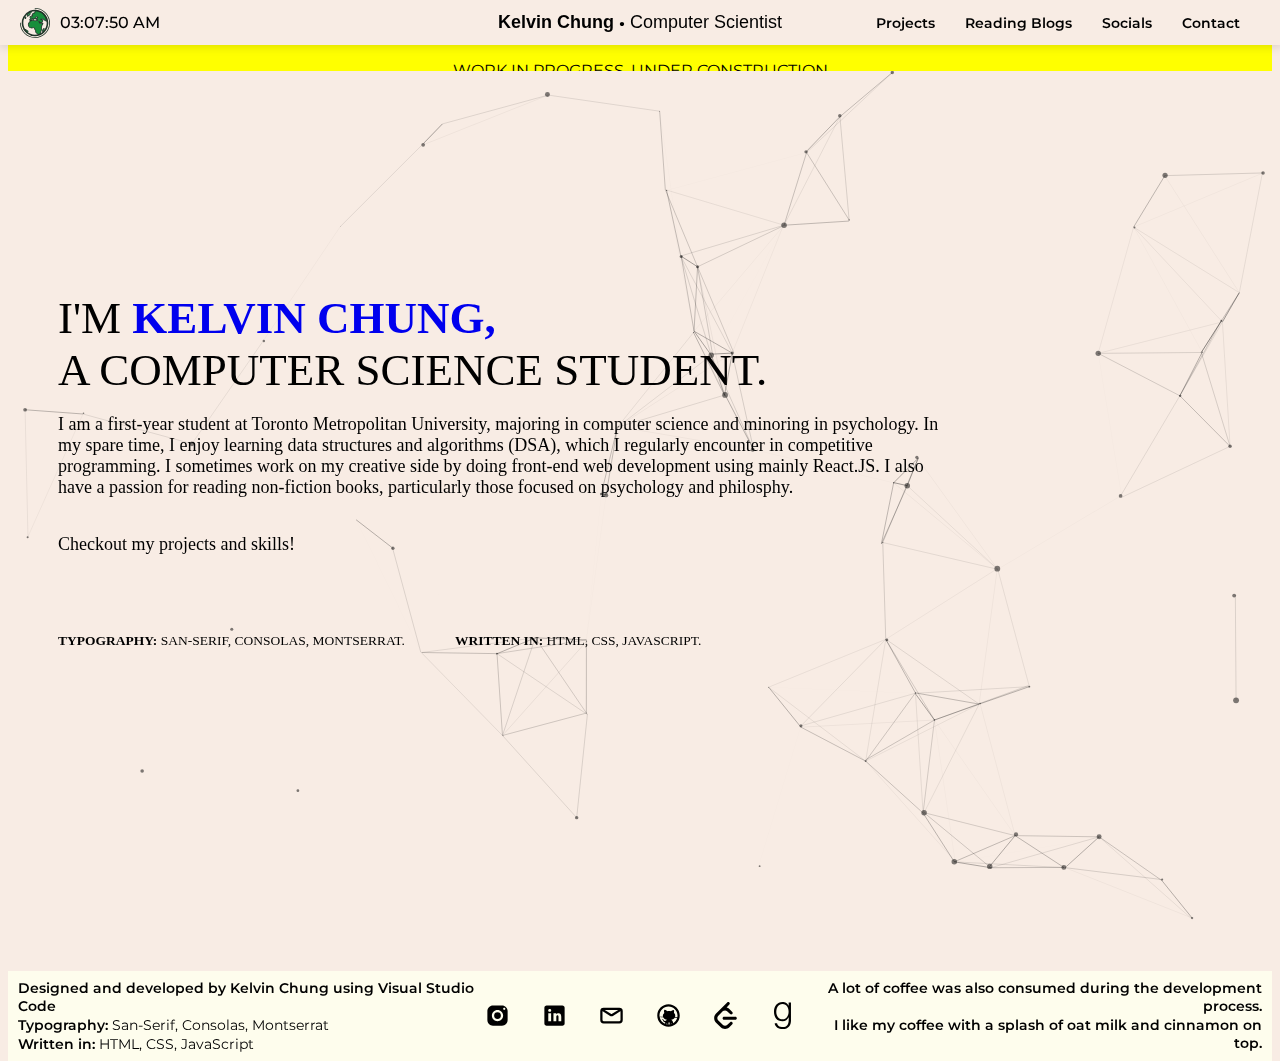
<file: index.html>
<!DOCTYPE html>
<html>

    <head>
        <link rel="stylesheet" href="./styles/main.css">
        <link rel="stylesheet" href="./styles/top-bar.css">
        <link rel="stylesheet" href="./styles/title-page.css">
        <link rel="stylesheet" href="./styles/bottom-bar.css">


        <link rel="preconnect" href="https://fonts.googleapis.com">
        <link rel="preconnect" href="https://fonts.gstatic.com" crossorigin>
        <link
            href="https://fonts.googleapis.com/css2?family=Kalnia+Glaze:wght@100..700&family=Montserrat:ital,wght@0,100..900;1,100..900&family=Roboto:ital,wght@0,100;0,300;0,400;0,500;0,700;0,900;1,100;1,300;1,400;1,500;1,700;1,900&display=swap"
            rel="stylesheet">

        <script src="./script/buttons.js" defer></script>


        <title>Kelvin Chung | Computer Scientist</title>
        <link rel = "icon" href = "./icons/coffee.svg">
    </head>

    <body>
        <div class="top-bar">
            <div class="left-section">
                <img class="earth-icon" src="icons/earth.svg">
                <p class="left-clock-text">12:00 AM</p>
            </div>
            <div class="middle-section">
                <button class="middle-home-button" onclick= "to_page('index')"">
                    <span style="font-weight: bold; background-color: transparent;"> Kelvin Chung </span>
                    &#128900 Computer Scientist
                </button>
            </div>
            <div class="right-section">
                <button class="project-button"> Projects </button>
                <button class="reading-button" onclick="to_page('reading-blogs')"> Reading Blogs </button>
                <button class="social-button"  onclick="to_page('socials')"> Socials </button>
                <button class="contact-button"> Contact </button>
            </div>
        </div>


        <div class = "wip-bar">
            <p> WORK IN PROGRESS, UNDER CONSTRUCTION</p>
        </div>
        
        <div class="container">
            <div id="particles-js" style="background-color: #f8ece4; ">

                <div class = "slides" style="background: none;">

                    <h1 class="header-text" style="margin-top: -100px">
                        I'M
                        <a class="title-name-text" target="_blank"
                            href="https://www.linkedin.com/in/kelvin-chung-536720245/">
                            KELVIN CHUNG,
                        </a>
                    </h1>

                    <h1 class="header-text" style="display: inline-block;">
                        A COMPUTER SCIENCE STUDENT.
                    </h1>
                    
                    <div style="display: flex; flex-direction: column; max-width: max-content;">
                        <p class="introduction-text">
                            I am a first-year student at Toronto Metropolitan University, majoring in computer science
                            and minoring in psychology.

                            In my spare time, I enjoy learning data structures and algorithms (DSA), which I regularly
                            encounter in competitive programming. I sometimes work on my creative side by doing front-end
                            web development using mainly React.JS. 

                            I also have a passion for reading non-fiction books, particularly those focused on psychology and philosphy.
                            
                        </p>
                        
                        <p class="introduction-text">
                            Checkout my projects and skills!
                        </p>

                    </div>

                    <div style = "display: flex; margin-top: 60px; background-color: transparent;">
                        <p class="fine-typography-text">
                            <strong>TYPOGRAPHY:</strong> SAN-SERIF, CONSOLAS, MONTSERRAT.
                        </p>
                        <p class="fine-typography-text">
                            <strong>WRITTEN IN:</strong> HTML, CSS, JAVASCRIPT.
                        </p>
                    </div>
            
                </div>

            </div>

            <div class="slides" style="background-color: #FEFDED; height: 10vh">
                <div class = "bottom-bar">
                    <div class = "bottom-left-section">
                        <p class = "bottom-left-text" style = "font-weight: 600;"> Designed and developed by Kelvin Chung using Visual Studio Code</p>
                        <p class = "bottom-left-text"> <strong>Typography:</strong> San-Serif, Consolas, Montserrat</p>
                        <p class = "bottom-left-text"> <strong>Written in:</strong> HTML, CSS, JavaScript</p>
                    </div>

                    <div class = "bottom-middle-section">
                        <img class = "social-icons" src = "icons/instagram.svg">
                        <img class = "social-icons" src = "icons/linkedin.svg">
                        <img class = "social-icons" src = "icons/email.svg">
                        <img class = "social-icons" src = "icons/github.svg">
                        <img class = "social-icons" src = "icons/leetcode.svg">
                        <img class = "social-icons" src = "icons/goodreads.svg">

                    </div>

                    <div class = "bottom-right-section">
                        <p class = "bottom-right-text"> A lot of coffee was also consumed during the development process. </p>
                        <p class = "bottom-right-text"> I like my coffee with a splash of oat milk and cinnamon on top.</p>  
                    </div>

                </div>
            </div>

        </div>

        <script src="./particles/particles.js"></script>
        <script src="./particles/app.js"></script>
        <script src="./script/time.js"> </script>
    </body>

</html>
</file>
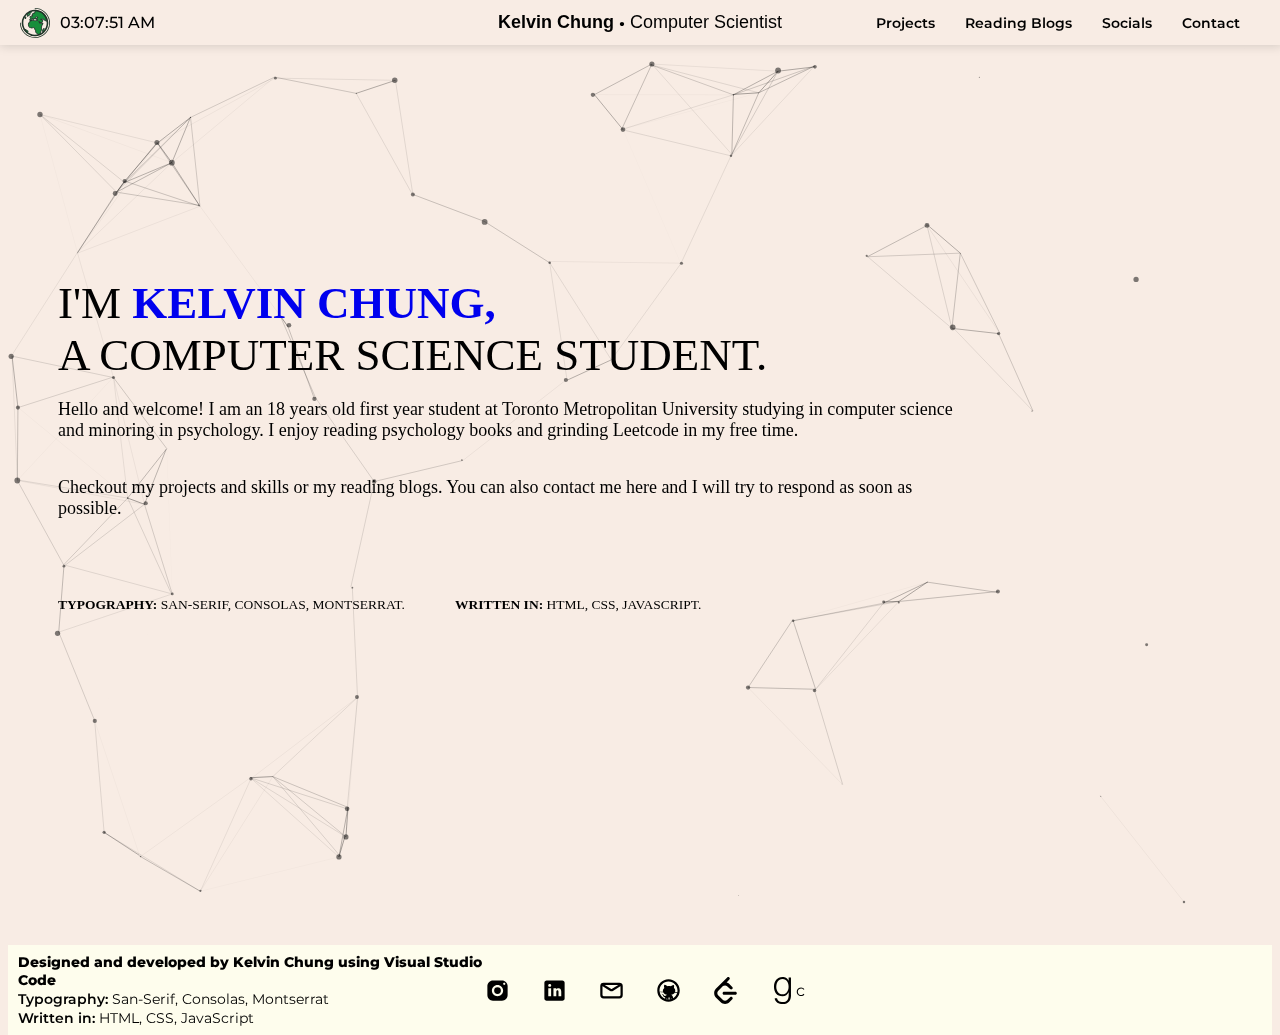
<file: main.html>
<!DOCTYPE html>
<html>

    <head>
        <link rel="stylesheet" href="styles/main.css">
        <link rel="stylesheet" href="styles/top-bar.css">
        <link rel="stylesheet" href="styles/title-page.css">
        <link rel="stylesheet" href="styles/bottom-bar.css">
        <title>testing website</title>

        <link rel="preconnect" href="https://fonts.googleapis.com">
        <link rel="preconnect" href="https://fonts.gstatic.com" crossorigin>
        <link
            href="https://fonts.googleapis.com/css2?family=Kalnia+Glaze:wght@100..700&family=Montserrat:ital,wght@0,100..900;1,100..900&family=Roboto:ital,wght@0,100;0,300;0,400;0,500;0,700;0,900;1,100;1,300;1,400;1,500;1,700;1,900&display=swap"
            rel="stylesheet">


        <script>
            function go_home(){
                console.log("test");
                window.location.href = "main.html";
            }

            function go_reading_blog(){
                console.log("test");
                window.location.href = "reading-blogs.html";
            }
        </script>
    </head>

    <body>
        <div class="top-bar">
            <div class="left-section">
                <img class="earth-icon" src="icons/earth.svg">
                <p class="left-clock-text">12:00 AM</p>
            </div>
            <div class="middle-section">
                <button class="middle-home-button" onclick = "go_home()">
                    <span style="font-weight: bold; background-color: transparent;"> Kelvin Chung </span>
                    &#128900 Computer Scientist
                </button>
            </div>
            <div class="right-section">
                <button class="project-button"> Projects </button>
                <button class="reading-button" onclick = "go_reading_blog()"> Reading Blogs </button>
                <button class="social-button"> Socials </button>
                <button class="contact-button"> Contact </button>
            </div>
        </div>

        <div class="container">
            <div id="particles-js" style="background-color: #f8ece4; ">

                <div class = "slides" style="background: none;">

                    <h1 class="header-text" style="margin-top: -100px">
                        I'M
                        <a class="title-name-text" target="_blank"
                            href="https://www.linkedin.com/in/kelvin-chung-536720245/">
                            KELVIN CHUNG,
                        </a>
                    </h1>

                    <h1 class="header-text" style="display: inline-block;">
                        A COMPUTER SCIENCE STUDENT.
                    </h1>
                    
                    <div style="display: flex; flex-direction: column; max-width: max-content;">
                        <p class="introduction-text">
                            Hello and welcome! I am an 18 years old first year student at Toronto Metropolitan University studying in computer science and minoring in psychology. 
                            I enjoy reading psychology books and grinding Leetcode in my free time.
                            
                        </p>
                        
                        <p class="introduction-text">
                            Checkout my projects and skills or my reading blogs.
                            You can also contact me here and I will try to respond as soon as possible.
                        </p>

                    </div>

                    <div style = "display: flex; margin-top: 60px; background-color: transparent;">
                        <p class="fine-typography-text">
                            <strong>TYPOGRAPHY:</strong> SAN-SERIF, CONSOLAS, MONTSERRAT.
                        </p>
                        <p class="fine-typography-text">
                            <strong>WRITTEN IN:</strong> HTML, CSS, JAVASCRIPT.
                        </p>
                    </div>
            
                </div>

            </div>

            <div class="slides" style="background-color: #FEFDED; height: 10vh">
                <div class = "bottom-bar">
                    <div class = "bottom-left-section">
                        <p class = "bottom-left-text" style = "font-weight: 800;"> Designed and developed by Kelvin Chung using Visual Studio Code</p>
                        <p class = "bottom-left-text"> <strong>Typography:</strong> San-Serif, Consolas, Montserrat</p>
                        <p class = "bottom-left-text"> <strong>Written in:</strong> HTML, CSS, JavaScript</p>
                    </div>

                    <div class = "bottom-middle-section">
                        <img class = "social-icons" src = "icons/instagram.svg">
                        <img class = "social-icons" src = "icons/linkedin.svg">
                        <img class = "social-icons" src = "icons/email.svg">
                        <img class = "social-icons" src = "icons/github.svg">
                        <img class = "social-icons" src = "icons/leetcode.svg">
                        <img class = "social-icons" src = "icons/goodreads.svg">

                    </div>

                    <div class = "bottom-right-section">
                        <p> c </p>
                    </div>

                </div>
            </div>

        </div>

        <script src="particles/particles.js"></script>
        <script src="particles/app.js"></script>
        <script src="script/time.js"> </script>
    </body>

</html>
</file>
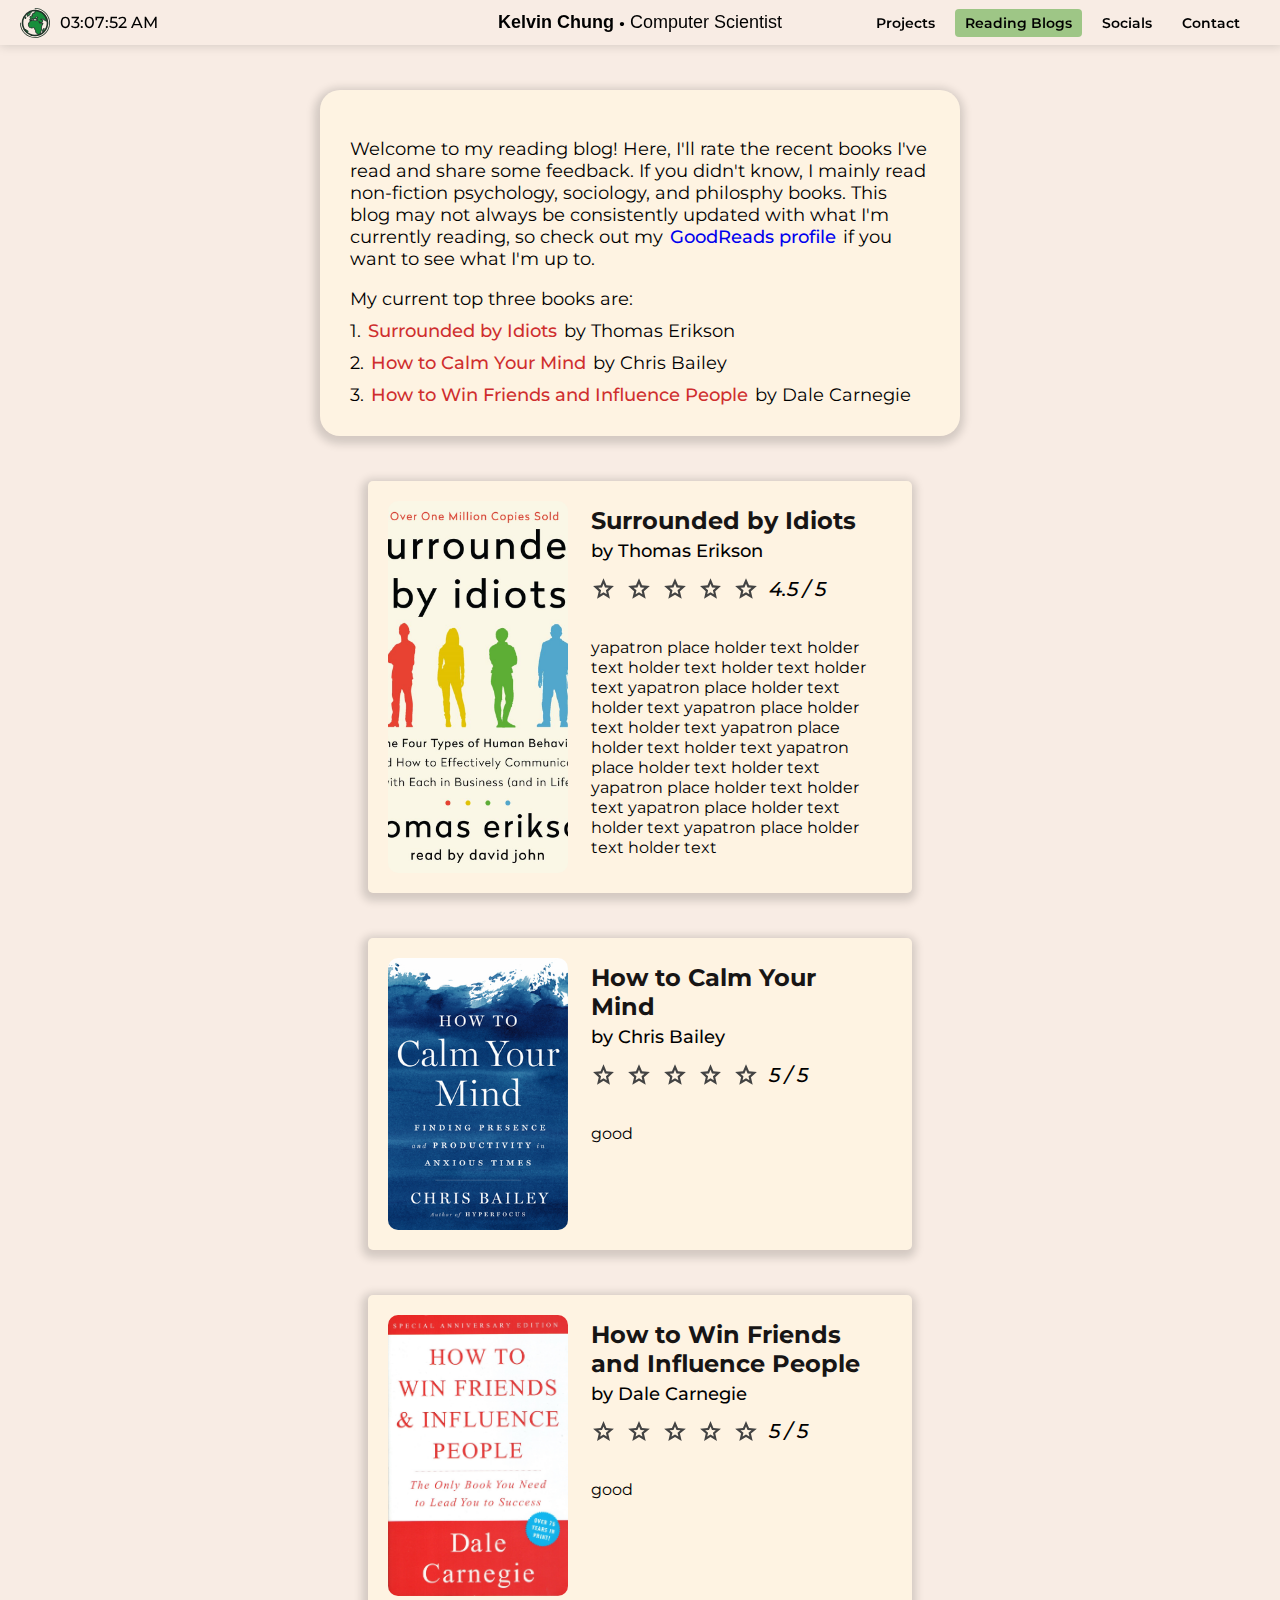
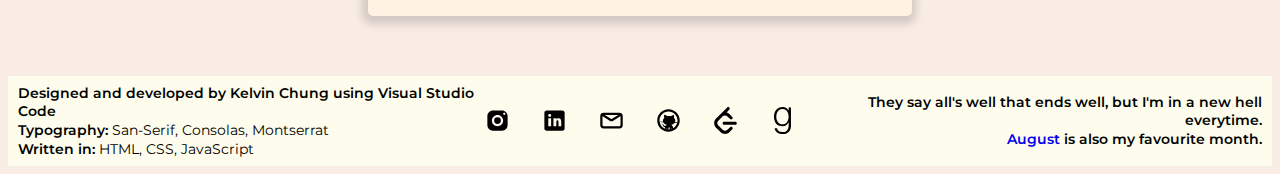
<file: reading-blogs.html>
<!DOCTYPE html>
<html>

<head>
    <link rel="preconnect" href="https://fonts.googleapis.com">
    <link rel="preconnect" href="https://fonts.gstatic.com" crossorigin>
    <link
        href="https://fonts.googleapis.com/css2?family=Kalnia+Glaze:wght@100..700&family=Montserrat:ital,wght@0,100..900;1,100..900&family=Roboto:ital,wght@0,100;0,300;0,400;0,500;0,700;0,900;1,100;1,300;1,400;1,500;1,700;1,900&display=swap"
        rel="stylesheet">
    <link rel="stylesheet" href="./styles/top-bar.css">
    <link rel="stylesheet" href="./styles/bottom-bar.css">
    <link rel="stylesheet" href="./styles/main.css">
    <link rel="stylesheet" href="./styles/reading-blogs.css">
    <link rel="stylesheet" href="./styles/individual-book-blog.css">

    <script src="./script/buttons.js" defer></script>
    <title>Kelvin Chung | Computer Scientist</title>
    <link rel="icon" href="./icons/coffee.svg">

</head>

<body>
    <div class="top-bar">
        <div class="left-section">
            <img class="earth-icon" src="icons/earth.svg">
            <p class="left-clock-text">12:00 AM</p>
        </div>
        <div class="middle-section">
            <button class="middle-home-button" onclick= "to_page('index')"">
                <span style="font-weight: bold; background-color: transparent;"> Kelvin Chung </span>
                &#128900 Computer Scientist
            </button>
        </div>
        <div class="right-section">
            <button class="project-button"> Projects </button>
            <button class="reading-button" onclick="to_page('reading-blogs')" style="background-color: rgb(158,198,134);">
                Reading Blogs </button>
            <button class="social-button"  onclick="to_page('socials')"> Socials </button>
            <button class="contact-button"> Contact </button>
        </div>
    </div>

    <div class="container">
        <div class="blog-introduction-container" >
            <p>
                Welcome to my reading blog! Here, I'll rate the recent books I've read and share some feedback. If you didn't know, I mainly read non-fiction psychology, sociology, and philosphy books.
                This blog may not always be consistently updated with what I'm currently reading, so check out my

                <a class = "goodreads-profile-link" 
                href = "https://www.goodreads.com/user/show/177729571-kelvin" 
                target="_blank">
                GoodReads profile</a> 

                if you want to see
                what I'm up to.

            </p>

            <p class="top-books" style="margin-bottom: 5px">My current top three books are:</p>

            <p class="top-books">1. <a class="top-books-link"
                    href="https://www.goodreads.com/book/show/39101777-surrounded-by-idiots" target="_blank">
                    Surrounded by Idiots</a> by Thomas Erikson
            </p>

            <p class=" top-books">2. <a class="top-books-link"
                    href="https://www.goodreads.com/book/show/39101777-surrounded-by-idiots" target="_blank">How to
                    Calm Your Mind</a> by Chris Bailey
            </p>

            <p class="top-books">3. <a class="top-books-link"
                    href="https://www.goodreads.com/book/show/39101777-surrounded-by-idiots" target="_blank">How to Win
                    Friends and Influence People</a> by Dale Carnegie
            </p>

        </div>

        <div class = "book-container" >
            <img class = "book-cover-picture" src = "./book-covers/surrounded-by-idiots.jpg">

            <div class = "book-information">

                <a class="book-title"
                    href="https://www.goodreads.com/book/show/39101777-surrounded-by-idiots" target="_blank">
                    Surrounded by Idiots
                </a> 

                <p class = "book-author-title">
                    by Thomas Erikson
                </p>

                <div class = "star-rating">
                    <img class = "star-icon" src = "./icons/empty-star.svg">
                    <img class = "star-icon" src = "./icons/empty-star.svg">
                    <img class = "star-icon" src = "./icons/empty-star.svg">
                    <img class = "star-icon" src = "./icons/empty-star.svg">
                    <img class = "star-icon" src = "./icons/empty-star.svg">
                    <p class = "rating-text"> 4.5 / 5 </p>
                </div>

                <p class = "book-review-text"> 
                    yapatron place holder text holder text
                    holder text
                    holder text
                    holder text
                    yapatron place holder text holder text
                    yapatron place holder text holder text
                    yapatron place holder text holder text
                    yapatron place holder text holder text
                    yapatron place holder text holder text
                    yapatron place holder text holder text
                    yapatron place holder text holder text
                </p>
                
            </div>

         
        </div>

          
        <div id = "book1"
        data-title = "How to Calm Your Mind";
        data-author = "Chris Bailey";
        data-rating = "5 / 5";
        data-review = "good";
        data-cover-src = "./book-covers/how-to-calm-your-mind.jpg";
        data-book-link = "https://www.goodreads.com/book/show/60751769-how-to-calm-your-mind";
        class = "book-container">
        </div>


        <div id = "book2"
        data-title = "How to Win Friends and Influence People";
        data-author = "Dale Carnegie";
        data-rating = "5 / 5";
        data-review = "good";
        data-cover-src = "./book-covers/how-to-win-friends-and-influence-people.jpg";
        data-book-link = "https://www.goodreads.com/book/show/4865.How_to_Win_Friends_and_Influence_People?ref=nav_sb_ss_1_4";
        class = "book-container">
        </div>



    </div>


    <div class = "slides" style="background-color: #FEFDED; max-height: 10vh">
        <div class = "bottom-bar">
            <div class = "bottom-left-section">
                <p class = "bottom-left-text" style = "font-weight: 600;"> Designed and developed by Kelvin Chung using Visual Studio Code</p>
                <p class = "bottom-left-text"> <strong>Typography:</strong> San-Serif, Consolas, Montserrat</p>
                <p class = "bottom-left-text"> <strong>Written in:</strong> HTML, CSS, JavaScript</p>
            </div>

            <div class = "bottom-middle-section">
                <img class = "social-icons" src = "icons/instagram.svg">
                <img class = "social-icons" src = "icons/linkedin.svg">
                <img class = "social-icons" src = "icons/email.svg">
                <img class = "social-icons" src = "icons/github.svg">
                <img class = "social-icons" src = "icons/leetcode.svg">
                <img class = "social-icons" src = "icons/goodreads.svg">

            </div>

            <div class = "bottom-right-section">
                <p class = "bottom-right-text"> They say all's well that ends well, but I'm in a new hell everytime. </p>
                <p class = "bottom-right-text"> 
                <a class = "august-link" href = "https://open.spotify.com/track/3hUxzQpSfdDqwM3ZTFQY0K?si=a555b60d45444aed" 
                target = "_blank">
                August</a> 
                is also my favourite month.</p>
            
            </div>

        </div>
    </div>

</div>


    <script src = "./script/create-book-blog.js"> </script>
    <script src="./script/book-container-overflow-detector.js"> </script>
    <script src="./script/time.js"> </script>

    

</body>

</html>
</file>
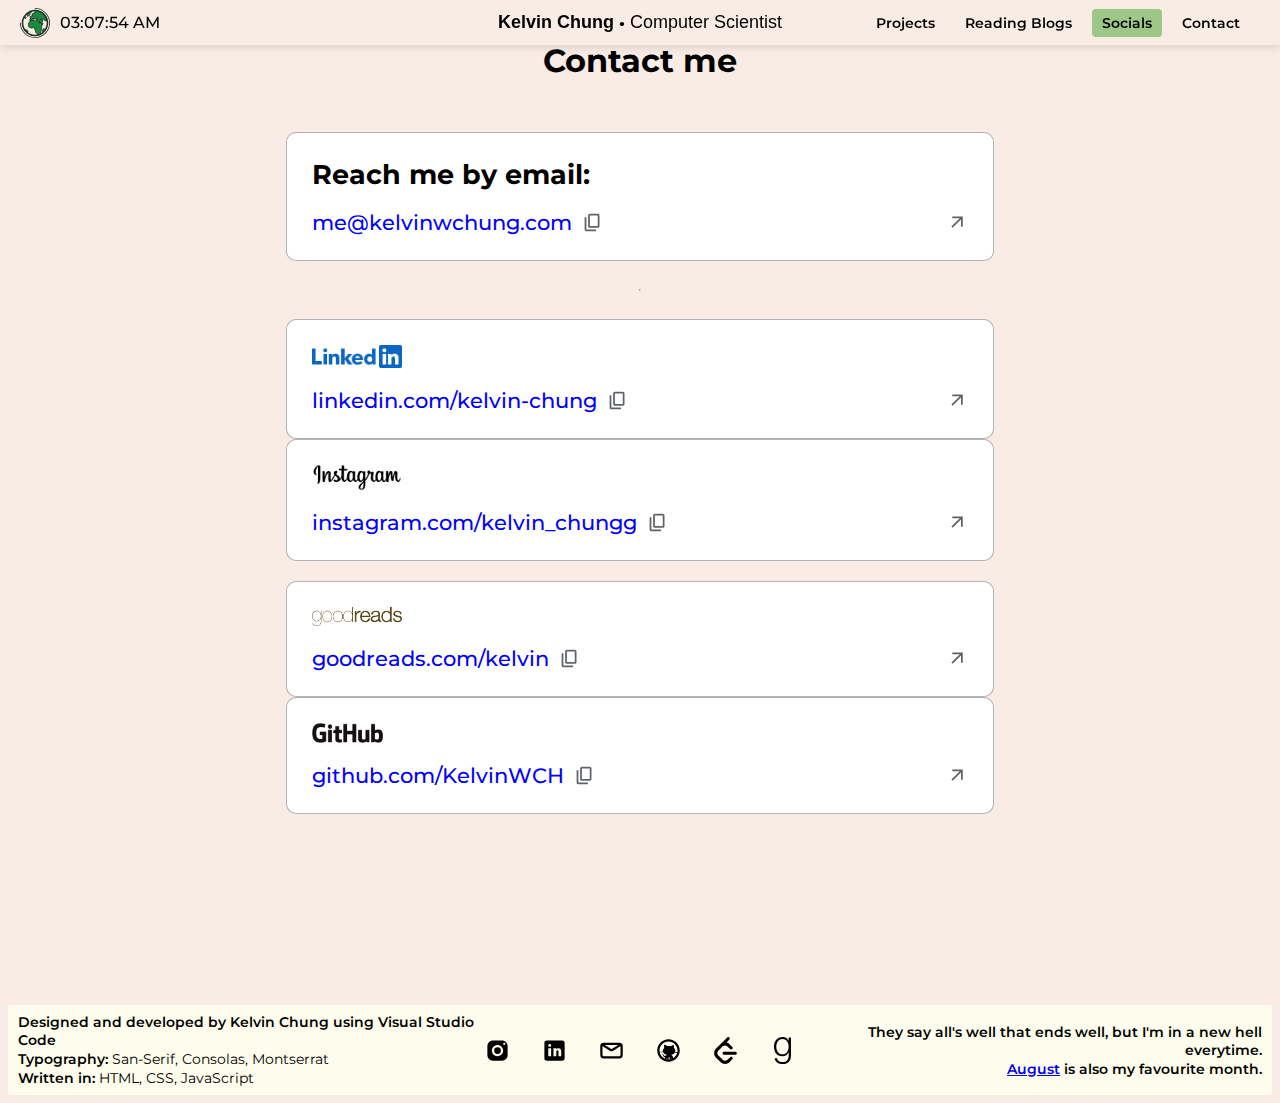
<file: socials.html>
<!DOCTYPE html>
<html>
    <head>
        <link rel="stylesheet" href="./styles/main.css">
        <link rel="stylesheet" href="./styles/top-bar.css">
        <link rel="stylesheet" href="./styles/title-page.css">
        <link rel="stylesheet" href="./styles/bottom-bar.css">
        <link rel="stylesheet" href="./styles/socials.css">

        <link rel="preconnect" href="https://fonts.googleapis.com">
        <link rel="preconnect" href="https://fonts.gstatic.com" crossorigin>
        <link href="https://fonts.googleapis.com/css2?family=Kalnia+Glaze:wght@100..700&family=Montserrat:ital,wght@0,100..900;1,100..900&family=Roboto:ital,wght@0,100;0,300;0,400;0,500;0,700;0,900;1,100;1,300;1,400;1,500;1,700;1,900&display=swap" rel="stylesheet">
        <link href='https://fonts.googleapis.com/css?family=Libre Caslon Text' rel='stylesheet'>

        <script src="./script/buttons.js" defer></script>


        <title>Kelvin Chung | Computer Scientist</title>
        <link rel = "icon" href = "./icons/coffee.svg">
    </head>


    <body>
        <div class="top-bar">
            <div class="left-section">
                <img class="earth-icon" src="icons/earth.svg">
                <p class="left-clock-text">12:00 AM</p>
            </div>
            <div class="middle-section">
                <button class="middle-home-button" onclick= "to_page('index')"">
                    <span style="font-weight: bold; background-color: transparent;"> Kelvin Chung </span>
                    &#128900 Computer Scientist
                </button>
            </div>
            <div class="right-section">
                <button class="project-button"> Projects </button>
                <button class="reading-button" onclick="to_page('reading-blogs')" >
                    Reading Blogs </button>
                <button class="social-button"  onclick="to_page('socials')" style="background-color: rgb(158,198,134)"> Socials </button>
                <button class="contact-button"> Contact </button>
            </div>
        </div>

        
        
        
        <div class="container">
            <p class="contact-me-title">Contact me</p>
            <div class="email-container" onclick="window.location.href='mailto:me@kelvinwchung.com'"> 
                <h1 class="social-header">Reach me by email:</h1>

                <div style = "display: flex; justify-content: space-between;">
                    <div style = "display: flex; justify-content: space-evenly;">
                        <a class="social-detail" href="mailto:me@kelvinwchung.com">me@kelvinwchung.com</a>
                        <img src = "./icons/copy.svg" style = "width: 1.3em; margin-left: 10px;">
                    </div>
                    <img src = "./icons/arrow.svg" style = "width: 1.3em;">
                </div>

                
            </div>
        
            <hr> 
            
            <div class="social-media-div">

                <div class = "social-media-container">
                    <img src = "./social-media-logos/Linkedin.png" style = "width: 7vw;">

                    <div style = "display: flex; justify-content: space-between;">
                        <div style = "display: flex; justify-content: space-evenly;">
                            <a class="social-detail" href="https://www.linkedin.com/in/kelvin-chung-536720245/" target = "_blank">linkedin.com/kelvin-chung</a>
                            <img src = "./icons/copy.svg" style = "width: 1.3em; margin-left: 10px;">
                        </div>
                        <img src = "./icons/arrow.svg" style = "width: 1.3em;">
                    </div>

                </div>

                <div class = "social-media-container">
                    <img src = "./social-media-logos/instagram.png" style = "width: 7vw;">

                    <div style = "display: flex; justify-content: space-between;">
                        <div style = "display: flex; justify-content: space-evenly;">
                            <a class="social-detail" href="https://www.instagram.com/kelvin_chungg/" target = "_blank">instagram.com/kelvin_chungg</a>
                            <img src = "./icons/copy.svg" style = "width: 1.3em; margin-left: 10px;">
                        </div>
                        <img src = "./icons/arrow.svg" style = "width: 1.3em;">
                    </div>

                </div>

            </div>


            <div class="social-media-div">

                <div class = "social-media-container">
                    <img src = "./social-media-logos/goodreads.png" style = "width: 7vw;">

                    <div style = "display: flex; justify-content: space-between;">
                        <div style = "display: flex; justify-content: space-evenly;">
                            <a class="social-detail" href="https://www.goodreads.com/user/show/177729571-kelvin" target = "_blank">goodreads.com/kelvin</a>
                            <img src = "./icons/copy.svg" style = "width: 1.3em; margin-left: 10px;">
                        </div>
                        <img src = "./icons/arrow.svg" style = "width: 1.3em;">
                    </div>

                </div>

                <div class = "social-media-container">
                    <img src = "./social-media-logos/github.png" style = "width: 5.5vw;">

                    <div style = "display: flex; justify-content: space-between;">
                        <div style = "display: flex; justify-content: space-evenly;">
                            <a class="social-detail" href="https://github.com/KelvinWCH" target = "_blank">github.com/KelvinWCH</a>
                            <img src = "./icons/copy.svg" style = "width: 1.3em; margin-left: 10px;">
                        </div>
                        <img src = "./icons/arrow.svg" style = "width: 1.3em;">
                    </div>

                </div>

            </div>

            
        </div>
        
        

        <div class = "slides" style="background-color: #FEFDED; max-height: 10vh">
            <div class = "bottom-bar">
                <div class = "bottom-left-section">
                    <p class = "bottom-left-text" style = "font-weight: 600;"> Designed and developed by Kelvin Chung using Visual Studio Code</p>
                    <p class = "bottom-left-text"> <strong>Typography:</strong> San-Serif, Consolas, Montserrat</p>
                    <p class = "bottom-left-text"> <strong>Written in:</strong> HTML, CSS, JavaScript</p>
                </div>
    
                <div class = "bottom-middle-section">
                    <img class = "social-icons" src = "icons/instagram.svg">
                    <img class = "social-icons" src = "icons/linkedin.svg">
                    <img class = "social-icons" src = "icons/email.svg">
                    <img class = "social-icons" src = "icons/github.svg">
                    <img class = "social-icons" src = "icons/leetcode.svg">
                    <img class = "social-icons" src = "icons/goodreads.svg">
    
                </div>
    
                <div class = "bottom-right-section">
                    <p class = "bottom-right-text"> They say all's well that ends well, but I'm in a new hell everytime. </p>
                    <p class = "bottom-right-text"> 
                    <a class = "august-link" href = "https://open.spotify.com/track/3hUxzQpSfdDqwM3ZTFQY0K?si=a555b60d45444aed" 
                    target = "_blank">
                    August</a> 
                    is also my favourite month.</p>
                
                </div>
    
            </div>
        </div>


        <script src="./script/time.js"> </script>
    </body>


</html>
</file>
<file: styles/main.css>
body{
    font-family: 'Montserrat', sans-serif;
    padding: 0px;
    background-color: #f8ece4;
    margin-top: 5vh;
}

*{
    box-sizing: border-box;
}

::selection{
    background: #800000;
    color: white;
}
.container{
    width: 100%;
    height: 100vh;
}

.slides{
    width: 100%;
    height: 100vh;
    display: flex;
    position: relative;
    z-index: 100;
    flex-direction: column;
    
    justify-content: center;

    gap:0px;
    /*background: linear-gradient(to bottom right,#ffe8d6, #ffbe76, #f0932b, #eb4d4b, #6ab04c);*/
    background-color: #f8ece4;
}

.test{
    font-size: 50px;
    font-family: 'Courier New', Courier, monospace;
}
</file>
<file: styles/top-bar.css>
.top-bar{
    position: fixed;
    background-color: #f8ece4;

    /*
    f8ece4
    border-bottom-style: solid;
    border-bottom-width: 1px;
    border-bottom-color: green;
    */

    left: 0;
    right: 0;
    top: 0;
    padding-left: 20px;
    padding-right: 20px;

    z-index: 1000;

    height: 5vh;

    display: flex;
    justify-content: space-between;
    align-items: center;
    box-shadow: 1px 0px 10px 1px rgba(0,0,0, 0.15);
}

.project-button, .reading-button, .contact-button, .social-button{
    border: none;
    background-color: transparent;
    font-size: 1.6vh;
    font-family: 'Montserrat', Arial, Helvetica, sans-serif;
    font-weight: 600;
    margin-right: 10px;
    border-radius: 4px;

    padding-left: 10px;
    padding-right: 10px;
    padding-top: 5px;
    padding-bottom: 5px;

    white-space: nowrap;

    cursor: pointer;
    transition: background-color 0.3s ease, opacity 0.15s ease; 
}

.project-button:hover, .reading-button:hover, .contact-button:hover, .social-button:hover{
    background-color: rgba(158,198,134, 0.6);
}
.project-button:active, .reading-button:active, .contact-button:active, .social-button:active{
    opacity: 0.6;
}

.earth-icon{
    width: 30px;
}

.left-section, .right-section{
    flex: 1;
    
    display: flex;
    align-items: center;
}

.right-section{
    justify-content: flex-end;
}


.middle-home-button{
    font-family: 'Consolas', Arial, Helvetica, sans-serif;
    cursor: pointer; 
    font-size: 2vh;
    border-radius: 4px;
    align-items: center;
    justify-content: center;

    white-space: nowrap;

    padding-left: 10px;
    padding-right: 10px;
    padding-top: 5px;
    padding-bottom: 5px;

    background-color: transparent;
    border-style: none;

    user-select: none;

    transition: background-color 0.15s ease, opacity 0.15s ease; 
}


.middle-home-button:hover{
    background-color: rgba(158,198,134, 0.6);
    
}

.middle-home-button:active{
    opacity: 0.6;
}

.left-clock-text{
    font-family: 'Montserrat';
    font-weight: 500;
    margin-left: 10px;

    font-size: 1.75vh;
}
</file>
<file: styles/title-page.css>
.header-text {
    font-size: 5vh;
    font-family: 'sans-serif';
    font-weight: 100;
    max-width: max-content;
    margin-left: 50px;

    margin-bottom: 0px;
    margin-top: 0px;

    font-weight: 100;
    
    padding: 0px;
}

#particles-js {
    position: relative;
    width: 100%;
    height: 100%;
}


#particles-js > canvas {
    position: absolute;
    top: 0;
    left: 0;
    width: 100%;
    height: 100%;
    z-index: 0;
    
}


.title-name-text:hover{
    box-shadow: inset 600px 0px 0px rgba(158,198,134, 0.6);
    color: black;
    text-decoration: underline;
}

.title-name-text{
    /* background-color: rgba(158,198,134, 0.6); *  #ffc08c,#aa278c 30%,#0ecad4 
    */
    border-radius: 10px;
    padding-left: 10px;
    padding-right: 10px;
    font-weight: bold;
    cursor: pointer;
    padding: 0px;

    
    

    text-decoration: none;

    font-weight: 800;
    
    background-position: 0 100%;
    background-repeat: repeat-x;
    background-size: 100% 6px;
    transition: background-size .3s, box-shadow .5s, color .3s;
    
}
.introduction-text{
    max-width: 100vh;
    display: inline-block;
    font-size: 2vh;
    font-family: 'Consolas';
    font-weight: normal;
    margin-left: 50px;
    padding: 0px;
}

.fine-typography-text{
    margin-left: 50px;
    font-family: 'sans-serif';
    margin-top: 0px;
    margin-bottom: 0px;
    font-size: 1.5vh;
}

.wip-bar{
    width: 100%;
    height: 2vw;
    background-color: yellow;
    margin-top: 5vh;
    
    display: flex;
    justify-content: center;
}

@media only screen and (max-width: 1024px) {



    .top-bar{
        display: none;
    }

    .wip-bar{
        display: none;
    }

    .slides{
        padding: 50px;
    }

    .bottom-left-section{
        visibility: hidden;
    }

    .bottom-right-section{
        visibility: hidden;
    }

    .bottom-middle-section{
        column-gap: 100px;
        width: 100%;
    }
}
</file>
<file: styles/bottom-bar.css>
.bottom-bar{
    display: flex;
    justify-content: space-between;
    align-items: center;
    background-color: transparent;

    overflow: hidden;
}

.bottom-left-section, .bottom-middle-section, .bottom-right-section{
    background-color: transparent;
}

.bottom-left-section, .bottom-right-section{
    flex: 1;
}


.bottom-right-text{
    text-align: right;
    margin-right: 10px;
    font-weight: 600;
}


.bottom-left-text, .bottom-right-text{
    margin-top: 1px;
    margin-bottom: 1px;
    background-color: #FEFDED;
    margin-left: 10px;
    font-size: 1.6vh;

}


.bottom-middle-section{
    display: flex;
    flex-direction: row;
    column-gap: 30px;
}

.social-icons{
    width: 3vh;
    background-color: transparent;
    cursor: pointer;
}

strong{
    font-weight: 600;
    background-color: transparent;
}
</file>
<file: styles/reading-blogs.css>
.container{
    display: flex;
    flex-direction: column;
    align-items: center;
    width: 50vw;
    height: max-content;
    margin-inline: auto;
    margin-bottom: 60px;

    margin-top: 10vh;
}



.blog-introduction-container{
    display: block;
    width: 100%;
    min-height: 30vh;
    background-color: #FEF3E2;
    border-radius: 20px;
    flex-direction: column;
    box-shadow: -1px 3px 8px 5px rgba(0,0,0,0.15);
    transition: box-shadow 1s ease-out;
    
    padding: 30px;
    font-size: 2vh;
    text-align: left;

}

.blog-introduction-container:hover{
    box-shadow: 5px 5px 15px 5px #FF8080, -9px 5px 15px 5px #FFE488, -7px -5px 15px 5px #8CFF85, 12px -5px 15px 5px #80C7FF, 12px 10px 15px 7px #E488FF, -10px 10px 15px 7px #FF616B, -10px -7px 27px 1px #8E5CFF, 5px 5px 15px 5px rgba(0,0,0,0);
}

.top-books{
    margin-top: 10px;
    margin-bottom: 0px;
    text-align: left;
    
}

.top-books-link{
    color: #cf2e2e;
    font-weight: 500;
    padding: 2px;
    text-decoration: none;
    transition: background-color 0.3s ease, box-shadow 1s ease;
    
}
.goodreads-profile-link{
    text-decoration: none;
    border-radius: 5px;
    transition: background-color 0.3s ease;
    font-weight: 500;
    padding: 2px;
    transition: background-color 0.3s ease, box-shadow 1s ease;
}

.top-books-link:hover, .goodreads-profile-link:hover{
    color: black;
    text-decoration: underline;
    box-shadow: inset 500px 0px 0px rgba(158,198,134, 0.6);
}

.august-link{
    padding: 2px;
    margin-right: -2px;
    border-radius: 5px;
    
    text-decoration: none;
    font-weight: 600;
    transition: background-color 0.3s ease;
}

.august-link:hover{
    background-color: rgba(158,198,134, 0.6);
}
</file>
<file: styles/individual-book-blog.css>
.book-container{
    margin-top: 5vh;
    background-color: #FEF3E2;
    border-radius: 5px;
    padding: 20px;
    box-shadow: -1px 3px 8px 5px rgba(0,0,0,0.15);

    display: flex;
    align-content: center;

    width: 85%;
    min-height: 30vh;

    column-gap: 1vw;

    overflow: auto;
}

.book-cover-picture{
    width: 20vh;
    height: auto;
    object-fit: cover;
    border-radius: 10px;
}

.book-information{
    display: flex;
    flex-direction: column;
    max-width: 100rem;
}

.book-title{
    font-size: 1.5rem;

    font-weight: bold;
    margin-top: 0px;
    padding-left: 10px;
    padding-right: 10px;
    padding-top: 5px;
    padding-bottom: 5px;
    border-radius: 10px;

    max-width: max-content;
    text-decoration: none;
    margin-bottom: 0px;


    text-wrap: break-word;
    color: #171515;
    transition: background-color 0.3s ease;
}

.book-title:hover{
    background-color: rgba(158,198,134, 0.6);
    text-decoration: underline;
}

.book-author-title{
    font-size: 2vh;
    font-weight: 500;
    margin-top: 0px;
    margin-bottom: 0px;
    padding-left: 10px;
    padding-right: 10px;
    border-radius: 10px;


}

.star-rating{
    padding-left: 10px;
    margin-top: -5px;
    display: flex;
    align-items: center;
    column-gap: 10px;

}

.star-icon{
    width: 2vw;
}

.rating-text{
    font-size: 2.2vh;
    font-style: italic;
    font-weight: 500;
    
}

.book-review-text{
    padding-left: 10px;
    width: 100%;
    font-size: 1.8vh;
    padding-right: 10px;
}
</file>
<file: styles/socials.css>
.body{

}

.container{
    display: flex;
    flex-direction: column;
    align-items: center;
    justify-content: center;
    width: 65vw;
    height: 100vh;
    margin-inline: auto;
    margin-bottom: 60px;
    
    row-gap: 20px;

 
}

.contact-me-title{
    font-size: 2em;
    font-weight: bold;
    margin-top: -15vh;
}

.email-container{
    background-color: white;
    width: 85%;

    padding: 25px;

    display: flex;
    flex-direction: column;
    justify-content: space-between;

    border-radius: 10px;
    border: 1px solid rgba(0,0,0,0.3);
    transition: border 0.3s ease-out;
}

.email-container:hover{
    border: 1px solid rgba(0,0,0,0.9);
}

.social-header{

    font-size: 1.7em;
    margin-top: 0px;
}



.social-media-div{
    display: flex;
    width: 85%;
    column-gap: 30px;
    justify-content: space-between;
    flex-wrap: wrap;
}

.social-media-container{
    background-color: white;
    border: 1px solid rgba(0,0,0,0.3);
    border-radius: 10px;

    display: flex;
    flex-direction: column;
    justify-content: space-between;
    row-gap: 20px;
    width: 100%;

    padding: 25px;
    flex: 1;

    transition: border 0.3s ease-out;
}

.social-media-container:hover{
    border: 1px solid rgba(0,0,0,0.9);
}

.social-detail{
    color: blue;
    font-size: 1.3em;
    text-decoration: none;
    font-weight: 500;
    cursor: pointer;
}


.social-detail:hover{
    text-decoration: underline;

}
</file>
